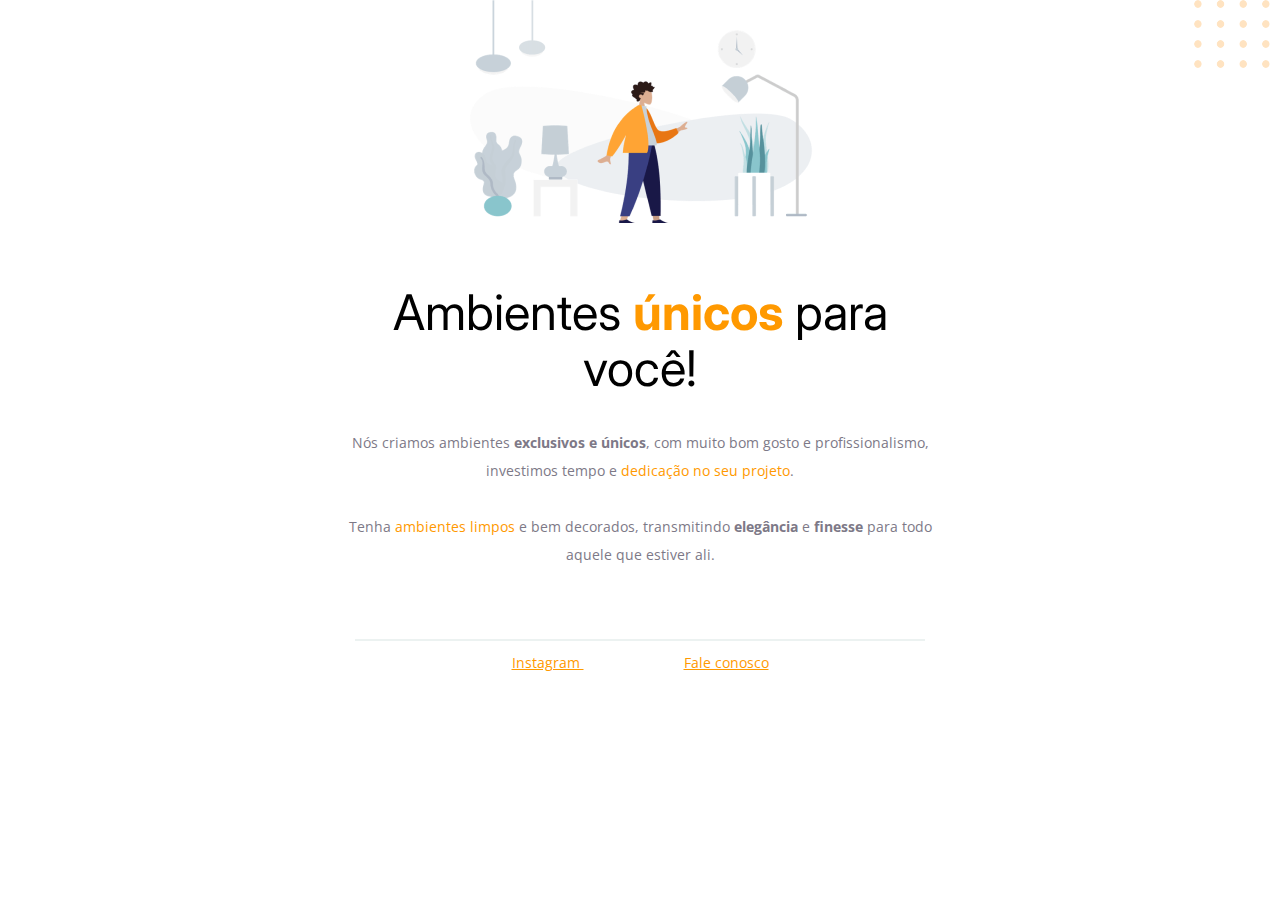
<file: project-01/index.html>
<!DOCTYPE html>
<html lang="pt-BR">
  <head>
    <link rel="preconnect" href="https://fonts.googleapis.com">
    <link rel="preconnect" href="https://fonts.gstatic.com" crossorigin>
  
    <meta charset="UTF-8">
    <meta name="viewport" content="width=device-width, initial-scale=1.0">
  
    <title>Móveis customizados</title>
  
    <link 
      href="https://fonts.googleapis.com/css2?family=Inter:wght@400;700&family=Open+Sans:wght@400;700&display=swap" 
      rel="stylesheet">

    <link rel="stylesheet" href="style.css">  

    
    
  </head>
  <body>
  
    <img 
      id="balls"
      src="images/balls.svg" 
      alt="Bolinhas alaranjadas no canto direito superior da tela" />

    <div id="hero">
      <img
        src="images/img1.png" 
        alt="Desenho de uma pessoa vestindo uma camisa amarela em uma sala com móveis">
            
      <h1>
        Ambientes <span>únicos</span> para você!
      </h1>
      
      <p>
        Nós criamos ambientes <strong>exclusivos e únicos</strong>, com muito bom gosto e profissionalismo, 
        investimos tempo e <span>dedicação no seu projeto</span>. 

        <br>
        <br>
   
      Tenha <span>ambientes limpos</span> e bem decorados, 
        transmitindo <strong>elegância</strong> e <strong>finesse</strong> para todo aquele que estiver ali.

        <br>
        <br>
        <br>
        
      </p>
    </div>

    <div id="footer">

      <div id="line"></div>

      <a 
      target="_blank"
      href="https://instagram.com/moveis">
      Instagram
      </a>

      &nbsp;
      &nbsp;
      &nbsp;
      &nbsp;
      &nbsp;
      &nbsp;
      &nbsp;
      &nbsp;
      &nbsp;
    
      <a 
      href="mailto:moveis@moveis.com">
      Fale conosco
      </a>

    </div>
</body>
</html>
</file>
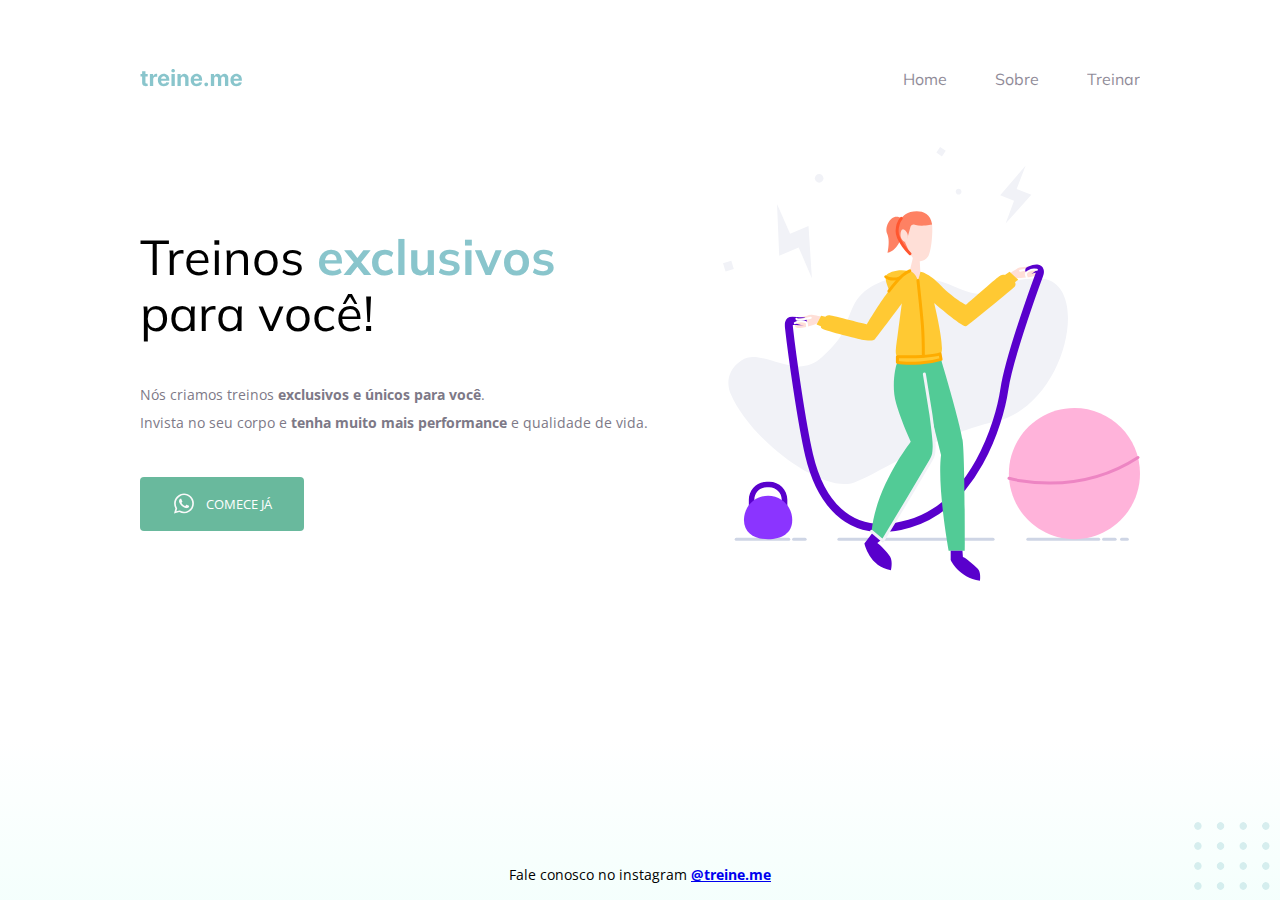
<file: project-02/index.html>
<!DOCTYPE html>
<html lang="pt-BR">
  <head>
    <link rel="preconnect" href="https://fonts.googleapis.com">
    <link rel="preconnect" href="https://fonts.gstatic.com" crossorigin>
    <meta charset="UTF-8">
    <meta name="viewport" content="width=device-width, initial-scale=1.0">
    <title>Treine.me</title>

    <link href="https://fonts.googleapis.com/css2?family=Mulish:wght@400;700&family=Open+Sans:wght@400;700&display=swap" rel="stylesheet">

    <link rel="stylesheet" href="style.css">
  </head>
    <body>
      <div class="page"> 
      <nav>
          <a id="logo" href="#">
            <img src="images/logo.svg" alt="Treine.me">
          </a>     
        <ul>
          <li><a href="#">Home</a></li>
          <li><a href="#">Sobre</a></li>
          <li><a href="#">Treinar</a></li>
        </ul>
      </nav>
          
    <main>
      <section>
        <h1>Treinos <span>exclusivos</span></br>
            para você!</h1>
        
        <p>Nós criamos treinos <b>exclusivos e únicos para você</b>.</br>
          Invista no seu corpo e <b>tenha muito mais performance</b> e qualidade de vida.</br>
        </p>
        
        <button>
          <img src="images/wpp.svg" alt="Whatsapp">
          Comece já
        </button>
      </section>

      <img src="images/fitness.svg" alt="Desenho de uma mulher pulando corda">
    </main>  
    
        <footer>
      Fale conosco no instagram 
      <a href="https:instagram.com/treine.me" target="_blank"> @treine.me</a>
        </footer>
      </div>  

        <img id="balls" src="images/balls.svg" alt="bolinhas decorativas no canto inferior direito da página">

    </body>
</html>
</file>
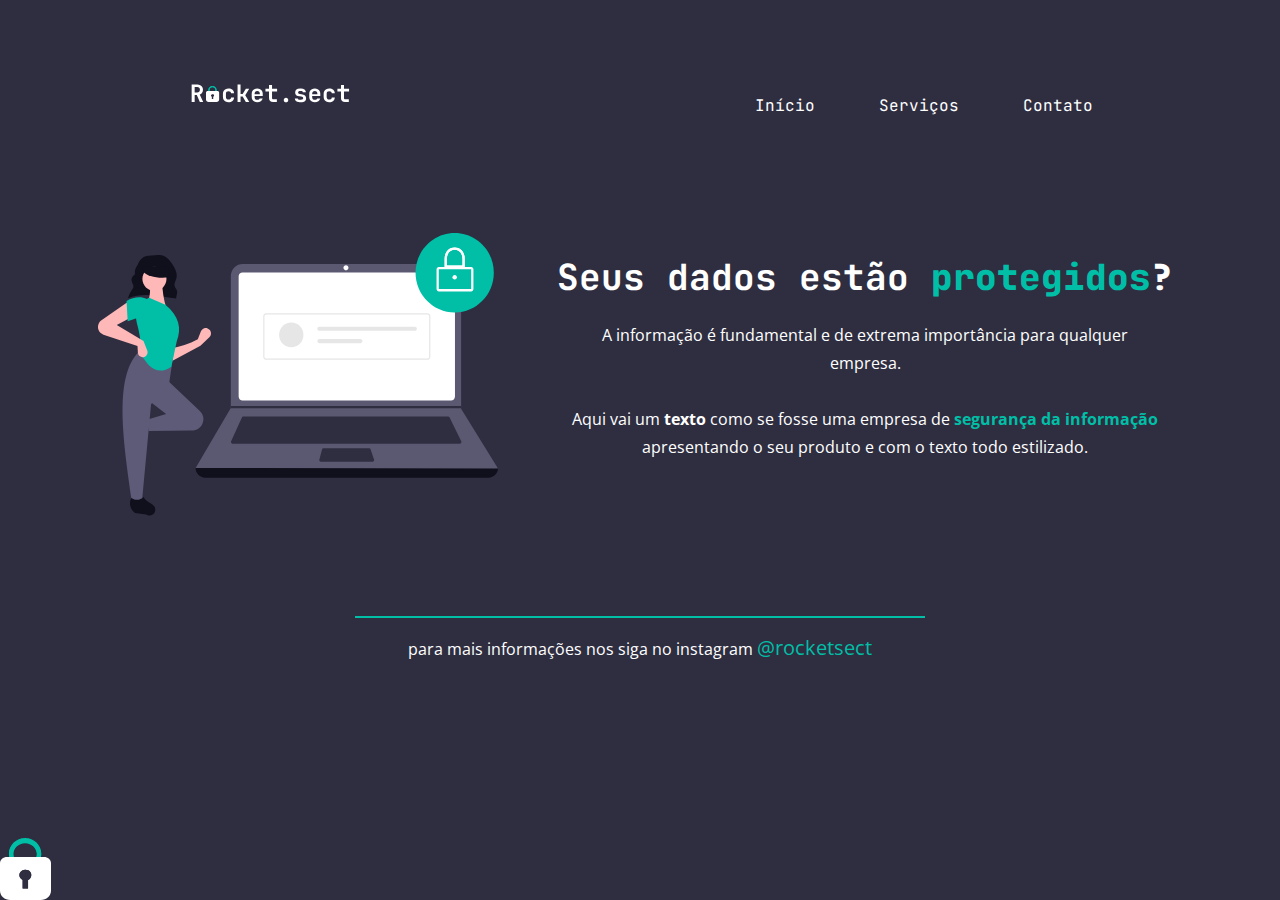
<file: project-03/index.html>
<!DOCTYPE html>
<html lang="pt-BR">
<head>
  <meta charset="UTF-8">
  <meta name="viewport" content="width=device-width, initial-scale=1.0">
  <title>Rocket.sect</title>

  <link rel="preconnect" href="https://fonts.googleapis.com">
  <link rel="preconnect" href="https://fonts.gstatic.com" crossorigin>
  <link href="https://fonts.googleapis.com/css2?family=JetBrains+Mono:wght@400;700&family=Open+Sans:wght@400;700&display=swap" rel="stylesheet">

  <link rel="stylesheet" href="style.css">
</head>

<body>
<div class="page">
  <nav>
    <a href="#">
    <img src="images/logo.svg" alt="logo">
    </a>

    <ul>
    <li><a href="#">Início</a></li>
    <li><a href="#">Serviços</a></li>
    <li><a href="#">Contato</a></li>
    </ul>
  </nav>

  <main>
    <img src="images/img1.svg" alt="mulher com notebook protegido">
    <section>
      <h1>
        Seus dados estão <b><span>protegidos</span>?</b>
      </h1>
        
      <p>
        A informação é fundamental e de <span2>extrema importância</span2> para qualquer <br> empresa.
        <br>
        <br>
        Aqui vai um <b>texto</b> como se fosse uma empresa de <b><span>segurança da informação</span></b><br> apresentando o seu produto e com o texto todo estilizado.
      </p>
    </section>
  </main>

    <footer>
      <div class="line"></div>

       <p class="rodape">para mais informações nos siga no instagram <a href="#">@rocketsect</a></p>  
    </footer>

</div>
<img id="cadeado" src="images/padlock.svg" alt="cadeado trancado">
</body>
</html>
</file>
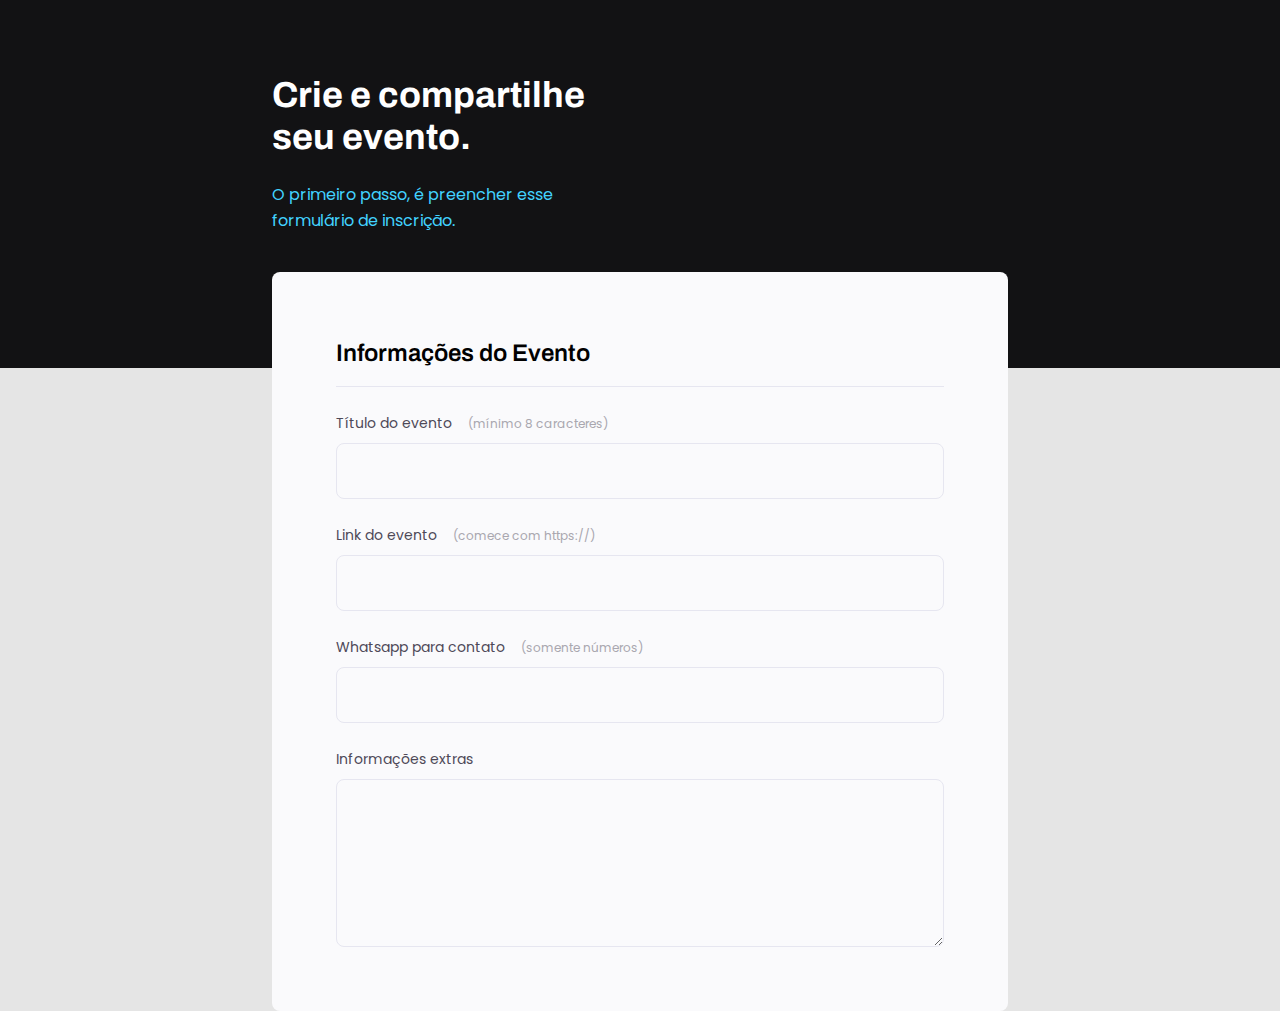
<file: project-04/index.html>
<!DOCTYPE html>
<html lang="pt-BR">
<head>
  <link rel="preconnect" href="https://fonts.googleapis.com">
  <link rel="preconnect" href="https://fonts.gstatic.com" crossorigin>
  
  <meta charset="UTF-8">
  <meta name="viewport" content="width=device-width, initial-scale=1.0">
  <title>Crie seu evento</title>

  <link rel="stylesheet" href="style.css">

  <link href="https://fonts.googleapis.com/css2?family=Archivo:wght@600;700&family=Poppins&display=swap" rel="stylesheet">
</head>
<body>
  <div class="page">
    <header>
      <h1>Crie e compartilhe seu evento.</h1>
      <p>O primeiro passo, é preencher esse
        formulário de inscrição.</p>
    </header>
    <form>

      <fieldset>
        <div class="fieldset-wrapper">
          <legend>Informações do Evento</legend>

          <div class="input-wrapper">
            <label for="event-title">Título do evento <span>(mínimo 8 caracteres)</span></label>
            <input type="text" id="event-title" />
          </div>
  
          <div class="input-wrapper">
            <label for="event-link">Link do evento <span>(comece com https://)</span></label>
            <input type="url" id="event-link" />
          </div>

          <div class="input-wrapper">
            <label for="event-whatsapp">Whatsapp para contato <span>(somente números)</span></label>
            <input type="number" id="event-whatsapp" />
          </div>

          <div class="input-wrapper">
            <label for="event-info">Informações extras</label>
            <textarea id="event-info"></textarea>
          </div>
        </div>
      </fieldset>

    </form>
  </div>
</body>
</html>
</file>
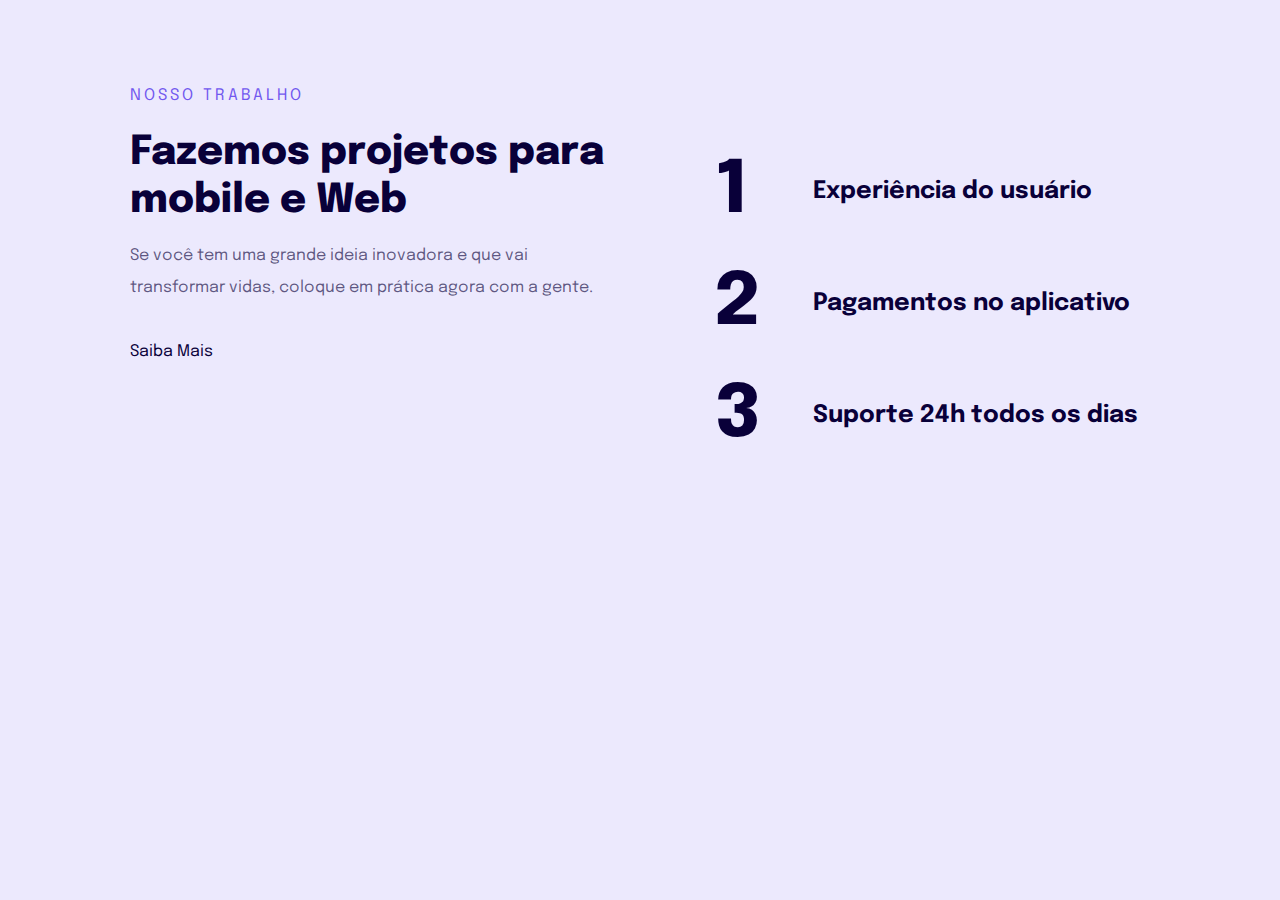
<file: project-05/index.html>
<!DOCTYPE html>
<html lang="pt-BR" dir="ltr">
<head>
  <meta charset="UTF-8">
  <meta name="viewport" content="width=device-width, initial-scale=1.0">
  <meta name="description" content="Treinando responsividade" >
  <link rel="stylesheet" href="style.css">
  <title>Responsividade</title>
</head>
<body>
  <main>
  <div>
    <p>Nosso trabalho</p>
    <h1>Fazemos projetos para mobile e Web</h1>
    <p>Se você tem uma grande ideia inovadora e que vai transformar vidas, coloque em prática agora com a gente.
    </p>
    <a href="#">Saiba Mais</a>
  </div>
    <ul>
      <li><span>1</span> Experiência do usuário</li>
      <li><span>2</span> Pagamentos no aplicativo</li>
      <li><span>3</span> Suporte 24h todos os dias</li>
    </ul>
  </main>     
</body>
</html>
</file>
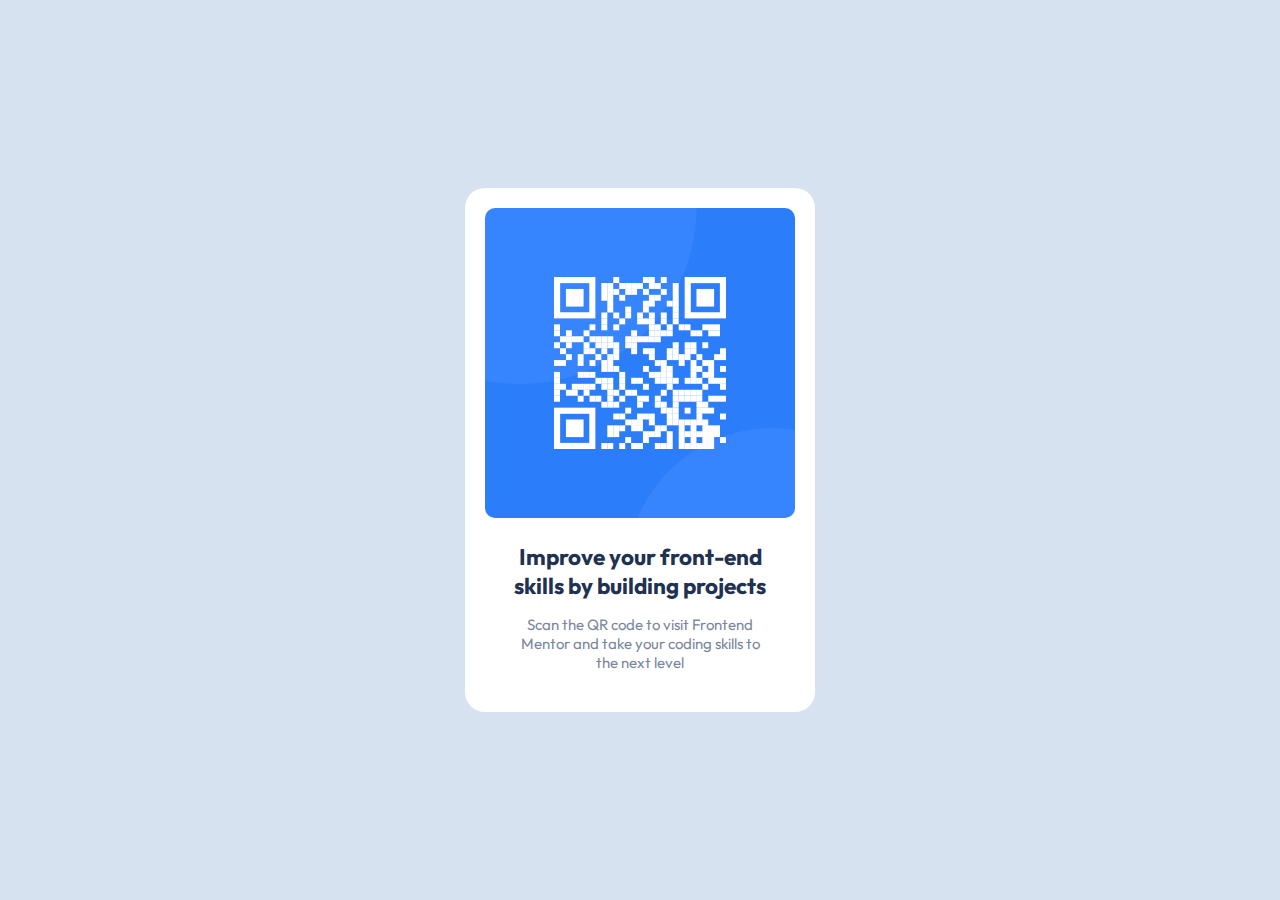
<file: project-06/index.html>
<!DOCTYPE html>
<html lang="pt-BR" dir="ltr">
  <head>
    <meta charset="UTF-8">
    <meta name="viewport" content="width=device-width, initial-scale=1.0">
    <meta name="description" content="my first frontend mentor exercise">
    <link rel="icon" type="image/png" sizes="32x32" href="./images/favicon-32x32.png">    
    <link rel="stylesheet" href="style.css">
    <title>Frontend Mentor | QR code component</title>
  </head>
  <body>
    <div class="container">
      <div class="card">
        <img src="images/image-qr-code.png" alt="qr code reader image">
        <div class="text">
          <h2>Improve your front-end skills by building projects</h2>
          <p>Scan the QR code to visit Frontend Mentor and take your coding skills to the next level</p>
        </div>
      </div>
    </div>    
  </body>
</html>
</file>
<file: project-01/style.css>
body {
  font-family: 'Open Sans', sans-serif;
  text-align: center;
  margin: 0;
}

#hero {
  width: 592px;
  margin :0 auto 8px;
}

#hero img {
  margin-bottom: 24px;
}

h1 {
  font-family: 'Inter', sans-serif;
  font-size: 49px;
  line-height: 56px;
  font-weight: normal;
  margin-bottom: 32px;
}

h1 span {
  font-weight: bold;
}

span, a {
  color: #FF9900;
}

p, #footer {
  color: #7D7987;
  font-size: 14px;
  line-height: 28px;
}

#footer {
  margin-bottom: 33px;
}

#footer a + a {
  margin-left: 28px;
}

#line {
  width: 568px;
  height: 0px;
  border: 1px solid #ecf2f1;
  margin: 0 auto 8px;
}

#balls {
  position: fixed;
  top: 0px;
  right: 0px;
}
</file>
<file: project-02/style.css>
body {
  margin: 0;
  font-family: 'Open Sans', sans-serif;
  background: linear-gradient(180deg, rgba(227, 255, 248, 0) 82.08%, rgba(227, 255, 248, 0.38) 100%);
  min-height: 100vh;
}

.page {
width: 1000px;
margin: 0 auto;
padding-top: 65px;
}

nav {
  display: flex;
  justify-content: space-between;
  margin-bottom: 55px;
  align-items: center;
}

ul {
  list-style: none;
  display: flex;
  gap: 48px;
  margin: 0;
  padding: 0;
}

ul li a {
  color: #1F1534;
  text-decoration: none;
  opacity: 0.5;
}

ul li a:hover {
  font-weight: bold;
  opacity: 1;
}

h1, ul {
  font-family: 'Mulish', sans-serif;
}

main {
  display: flex;
  align-items: center;
  justify-content: space-between;

}

h1 {
  font-size: 49px;
  line-height: 56px;
  color: #000;
  font-weight: normal;
}

h1 span {
  color: #89C5CC;
  font-weight: bold;
}

section p {
  font-size: 14px;
  line-height: 28px;
  color: #7D7987;
  margin: 40px 0;
}

button {
  color: white;
  text-transform: uppercase;
  font-family: 'Open Sans', sans-serif;
  cursor: pointer;

  display: flex;
  align-items: center;
  justify-content: center;
  gap: 10px;
  
  background-color: #69B99D;
  border: none;
  padding: 14px 32px 15px;
  border-radius: 4px;
}

button:hover {
background-color: #53b995;
}


footer {
  font-size: 14px;
  line-height: 28px;
  text-align: center;
  margin-top: 280px;
  text-decoration: none;
  color: #000;

}

footer a {
  font-weight: bold;
}

footer a:hover {
  text-decoration: underline;
  color: #1F1534;
}

#balls {
  position: fixed;
  bottom: 0;
  right: 0;
}
</file>
<file: project-03/style.css>
body{
  background: #2F2E41;
  text-align: center;
  font-family: 'JetBrains Mono';
}

.page{
  padding-top: 71px;
}
nav{
  display: flex;
  justify-content: space-around;
  flex-direction: row;
  align-items: stretch;
  align-content: center;
  margin-bottom: 101px;
}

ul{

  display: flex;
  list-style: none;
  gap: 64px;
}

ul li a {
  text-decoration: none;
  color: #FFFFFF;
}

main{
  display: flex;
  justify-content: space-between;
  padding-right: 99px;
  padding-left: 89px;
}

h1{
  color: #FFFFFF;
  font-family: 'JetBrains Mono';
  font-weight: 700;
  font-size: 36px;
  line-height: 40px;
  font-style: normal;
}

p{
  color: #FFFFFF;
  font-style: normal;
  font-weight: 400;
  font-size: 16px;
  line-height: 28px;
  font-family: 'Open Sans';
  text-align: center;
}

span{
color: #00BFA6;
}

.line{
  width: 568px;
  height: 0px;
  border: 1px solid #00BFA6;
  justify-content: center; 
}

footer{
  display: flex;
  justify-content: center;
  flex-direction: column;
  align-items: center;
  margin-top: 100px;
}

footer a{
  text-decoration: none;
  color: #00BFA6;  
  font-size: 20px;
}

footer a:hover{
  font-weight: bold;
  font-size: 23px;
}

#cadeado{
  position: fixed;
  bottom: 0px;
  left: 0px;
}
</file>
<file: project-04/style.css>
* {
  margin: 0;
  padding: 0;
  box-sizing: border-box;
}

body, input, button, select, textarea {
  font-family: 'Poppins', sans-serif;
}

body {
  background: #E5E5E5;
}

body::before {
  content: '';
  width: 100%;
  height: 368px;

  position: absolute;
  top: 0;
  left: 0;
  z-index: -1;
  background: #121214;
}

.page {
  width: 736px;
  margin: auto;
}

header {
  width: 319px;

  margin-top: 74px;
}

header h1 {
  font-family: 'Archivo', sans-serif;
  font-weight: bold;
  font-size: 36px;
  line-height: 42px;
  color: white;

  margin-bottom: 24px;
}

header p {
  font-size: 16px;
  line-height: 26px;

  color: #42D3FF;
}

form {
  margin-top: 38px;
  background: #FAFAFC;
  border-radius: 8px;
  min-height: 300px;

  padding: 64px;
}

fieldset {
  border: none;
}

.fieldset-wrapper {
  display: flex;
  flex-direction: column;
  gap: 24px;
}

fieldset legend {
  font-family: 'Archivo', sans-serif;
  font-weight: 600;
  font-size: 24px;
  line-height: 34px;

  width: 100%;

  border-bottom: 1px solid #E6E6F0;
  padding-bottom: 16px;
}

.input-wrapper {
  display: flex;
  flex-direction: column;
}

.input-wrapper label {
  font-size: 14px;
  line-height: 24px;

  color: #4E4958;

  margin-bottom: 8px;
}

.input-wrapper label span {
  margin-left: 12px;

  font-size: 12px;
  line-height: 20px;
  
  color: #a9a7af;
}

.input-wrapper label span:hover {
  color: #6c6a71;
}

.input-wrapper input, .input-wrapper textarea {
  background: #FAFAFC;

  border: 1px solid #E6E6F0;
  border-radius: 8px;
  
  height: 56px;

  padding: 0 24px;

  font-size: 16px;
  line-height: 26px;

  color: #6c6a71;
}

.input-wrapper textarea {
  padding: 0;
  height: 168px;
  text-decoration: none;
}
</file>
<file: project-05/style.css>
/* rem é a unidade de medida relativa do css que dá dá acesso à acessibilidade. por padrão, 1rem =16px.
Para facilitar, colocamos font-size: 62.5%; para que o padrão mude para 10px e facilite as conversões de medidas.
*/
@import url('https://fonts.googleapis.com/css2?family=Epilogue:wght@400;700;800&display=swap');
* { 
  margin: 0;
  padding: 0;
  box-sizing: border-box;
}

:root {
  font-size: 62.5%;
  font-family: 'Epilogue', sans-serif;
}

body {
  font-size: 1.6rem;
  background: #ECE9FD;
  padding: 6rem 2.3rem 6.6rem;
}

main {
  max-width: 33rem;
  margin: 0 auto;
}

main p:first-child {
  color: #7158EF;
  text-transform: uppercase;
  letter-spacing: 3px;
  line-height: 3.2rem;
  margin-bottom: 1.7rem;
}

h1 {
  color: #090039;
  font-weight: 800;
  font-size: 4rem;
  line-height: 4.8rem;
  margin-bottom: 1.5rem;
}

h1 + p {
  color: rgba(10, 0, 57, 0.64);
  line-height: 3.2rem;
  margin-bottom: 3.2rem;
}

a {
  color: #090039;
  font-weight: 400;
  font-size: 1.6rem;
  line-height: 3.2rem;
  text-decoration: none;
}

a:hover {
  color: #7158EF;
}

ul {
  margin-top: 7.2rem;
  list-style: none;
}

ul li span {
  font-weight: 800;
  font-size: 7.2rem;
  line-height: 8rem;
  letter-spacing: -2px;
  min-width: 4.5rem;
  color: #090039;
}

ul li {
  font-weight: 700;
  font-size: 2.4rem;
  line-height: 3.2rem;
  color: #090039;
  max-width: 25.7rem;
  display: flex;
  gap: 3.8rem;
}

ul li + li {
  margin-top: 3.2rem;
}

/* media queries */
@media (min-width: 700px) {
  body {
    padding: 8rem;
  }
  
  main {
    display: flex;
    gap: 10rem;
    max-width: 1020px;
  }

  main > div {
    max-width: 485px;
  }

  ul li {
    gap: 5.3rem;
    max-width: 450px;
    align-items: center;
  }
}
</file>
<file: project-06/style.css>
@import url('https://fonts.googleapis.com/css2?family=Outfit:wght@400;700&display=swap');

* {
  margin: 0;
  padding: 0;
  box-sizing: border-box;
}

:root {
  font-size: 62.5%;
}

body {
  font-size: 1.5rem;
  background-color: hsl(212, 45%, 89%);
  font-family: 'Outfit', sans-serif;
  min-height: 100vh;
  display: flex;
  align-items: center;
}

.container {
  max-width: 35rem;
  margin: 0 auto;
}

.card {
  background-color: white;
  padding: 2rem 2rem;
  border-radius: 2rem;
  text-align: center;

}

.card img {
  width: 100%;
  border-radius: 1rem;
 
}

.text {
  margin: 2rem;
}

.text h2 {
  margin-bottom: 1.5rem;
  color: hsl(218, 44%, 22%);
}

.text p {
  color: hsl(220, 15%, 55%);
  margin: 1rem;
}
</file>
